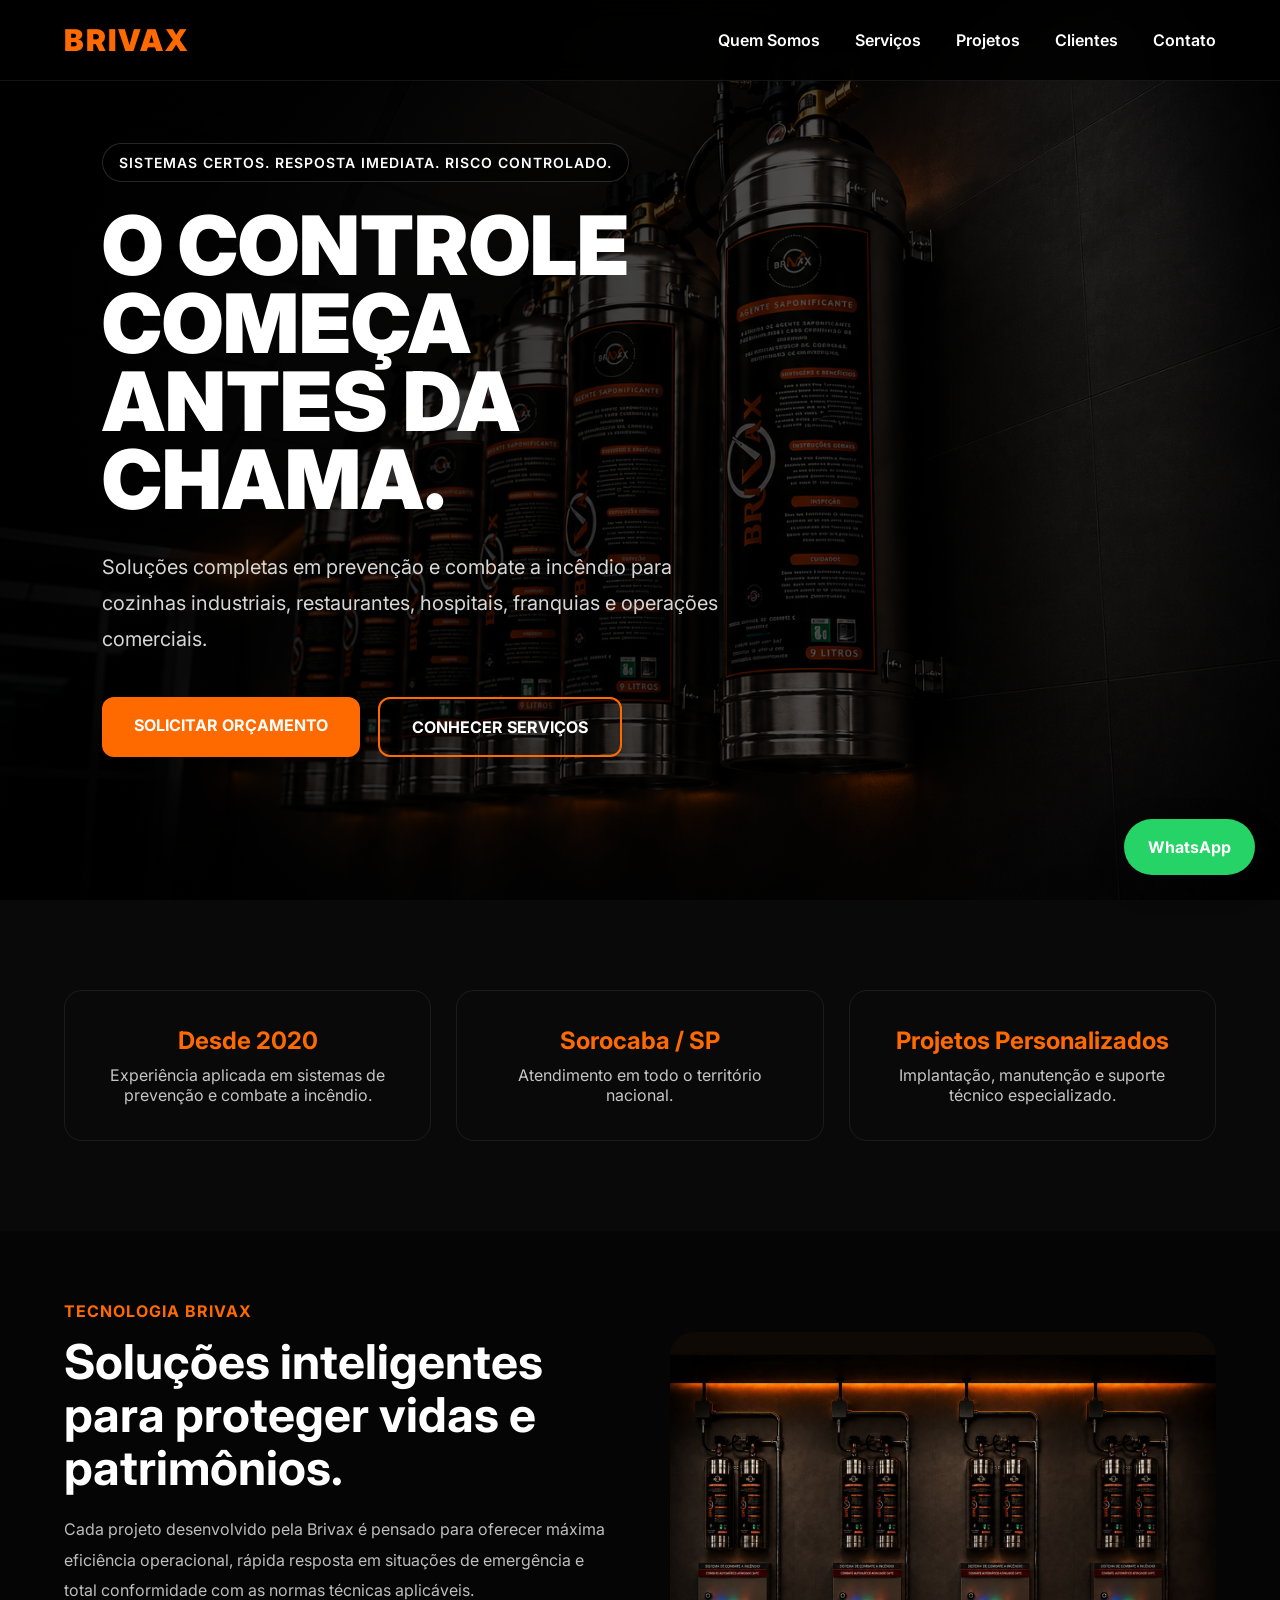
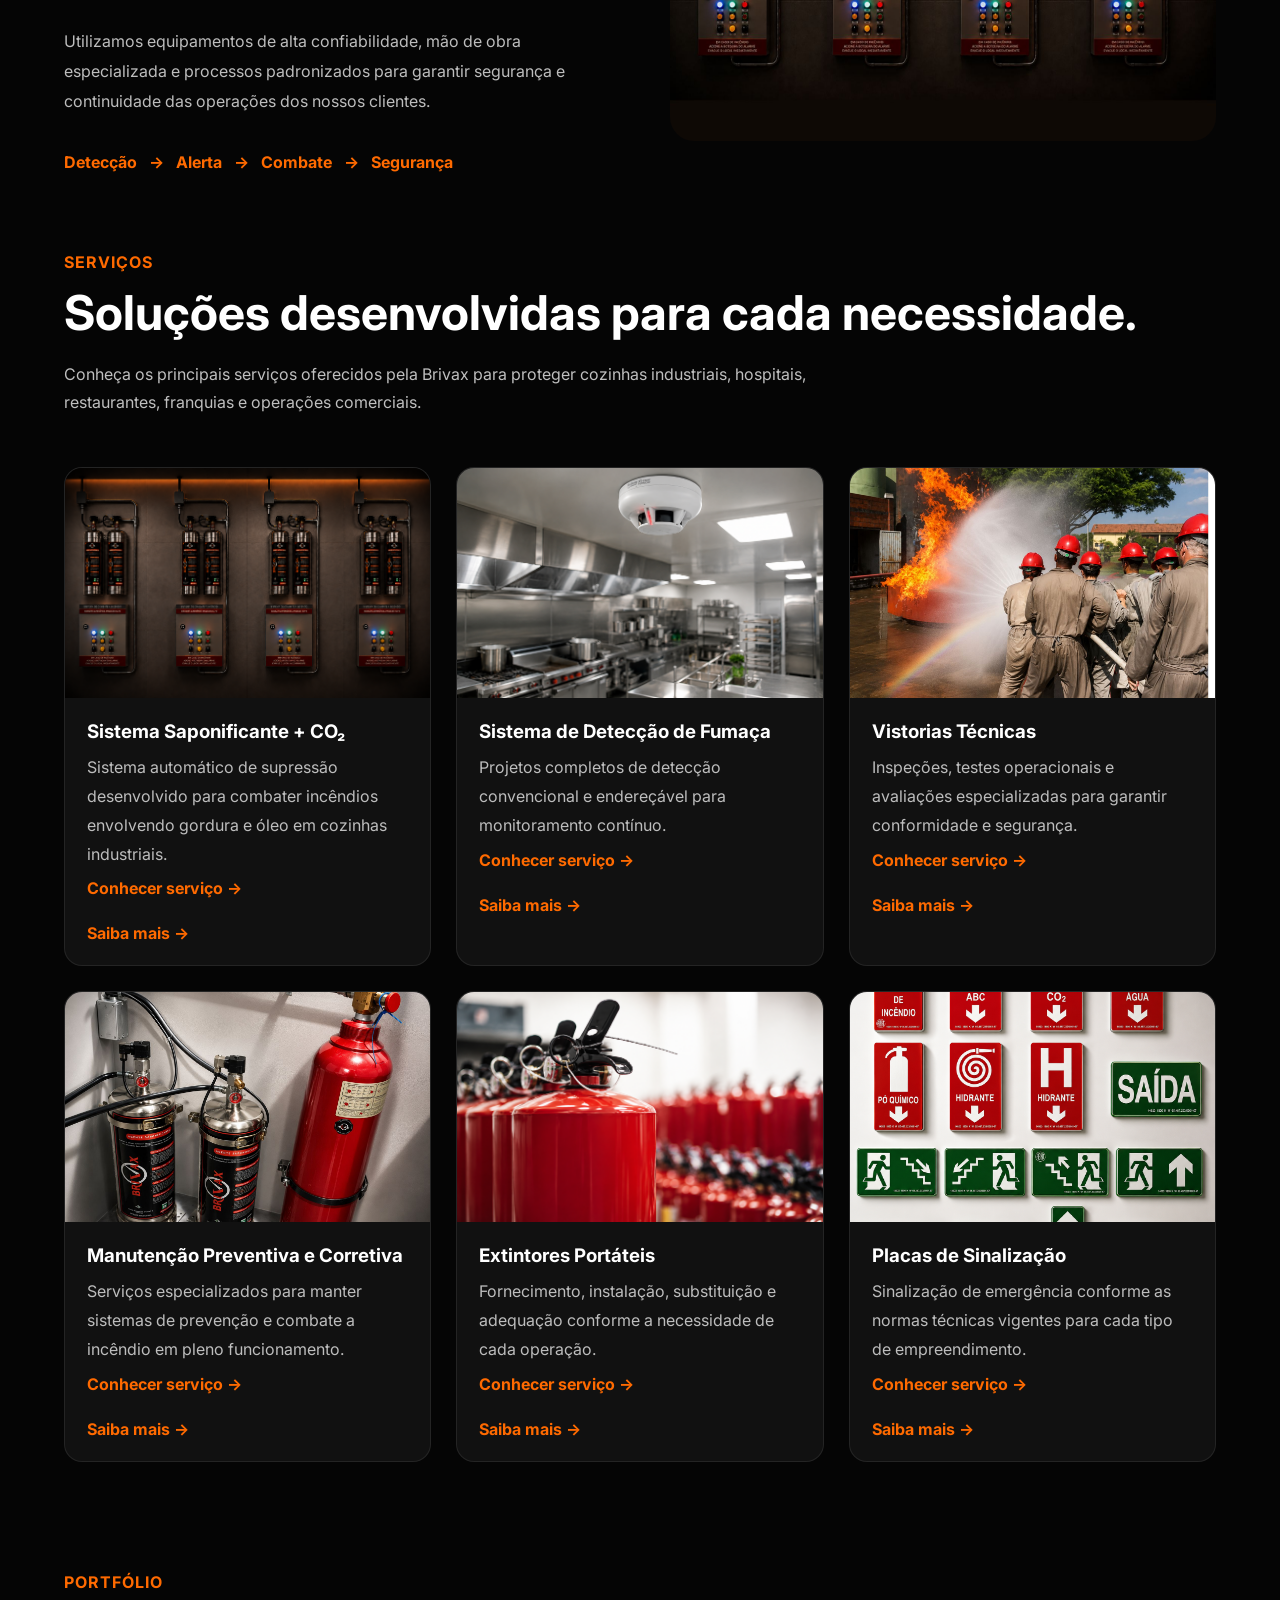
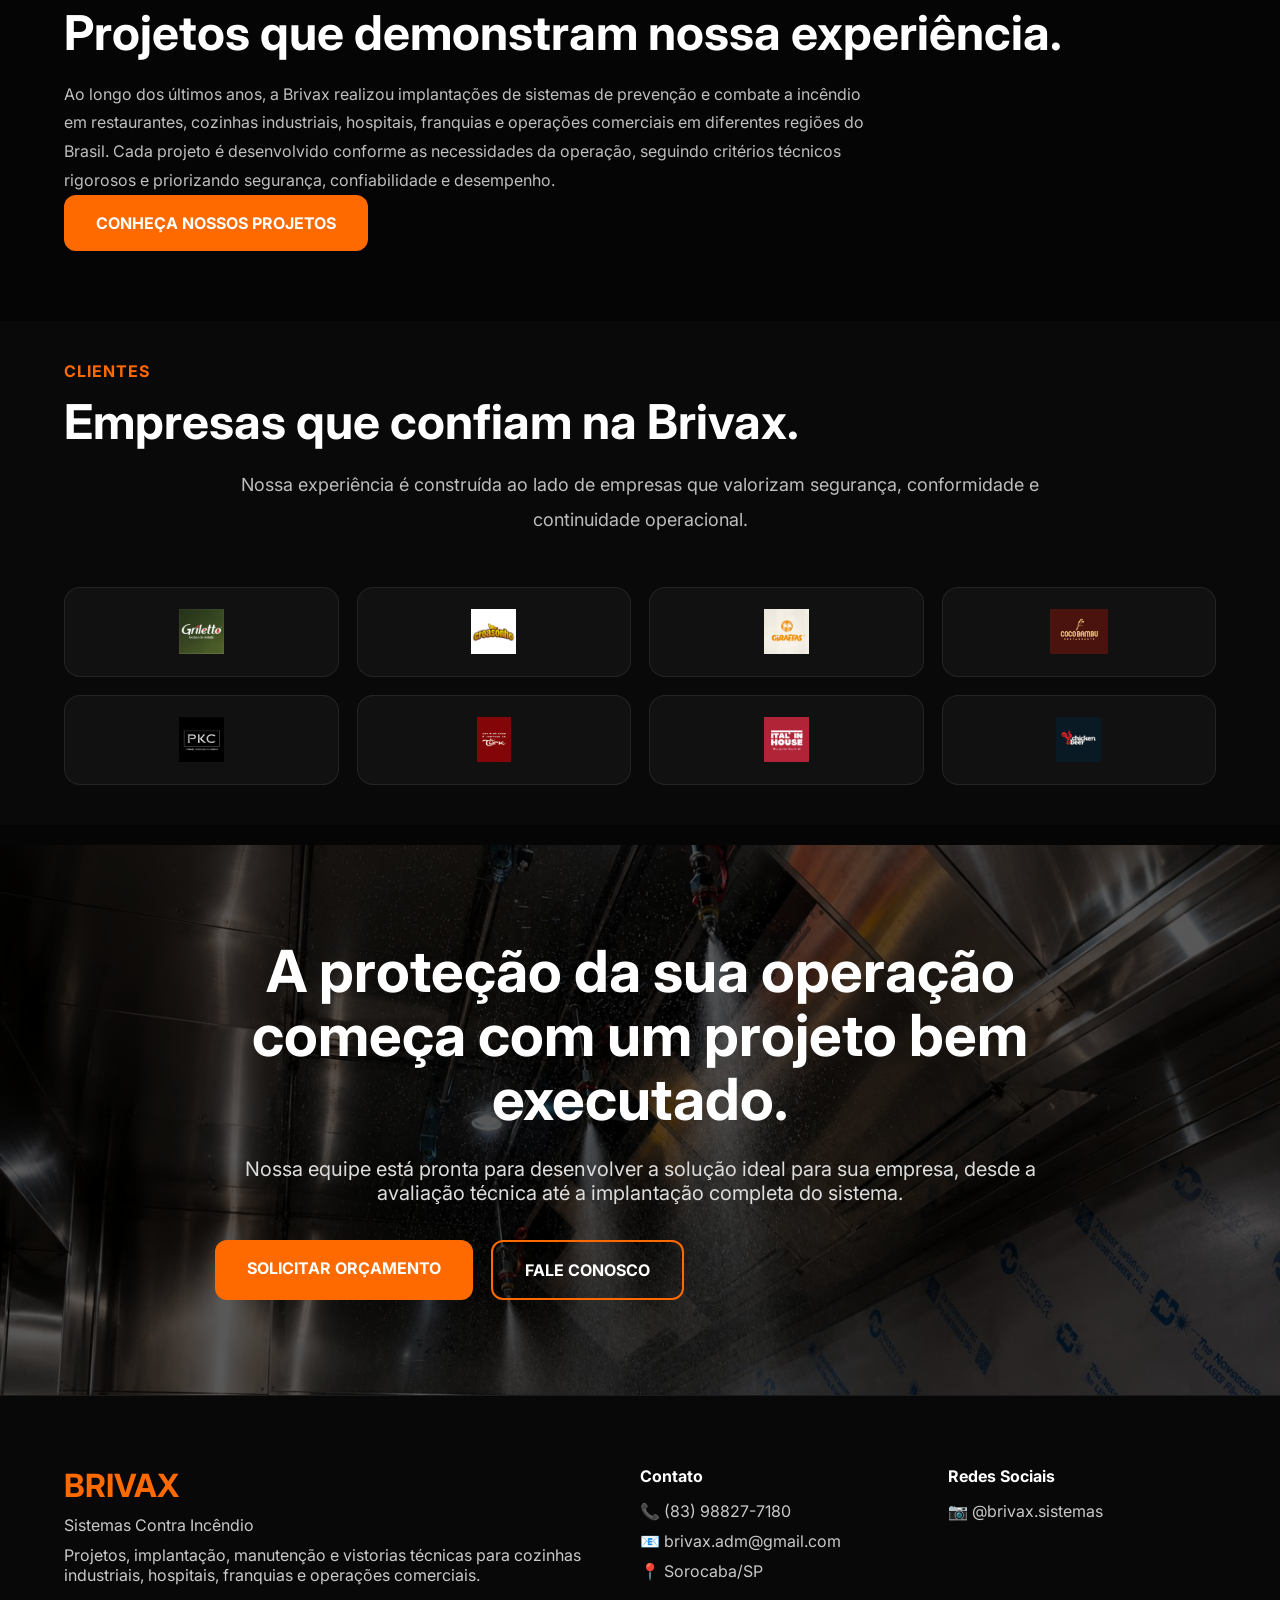
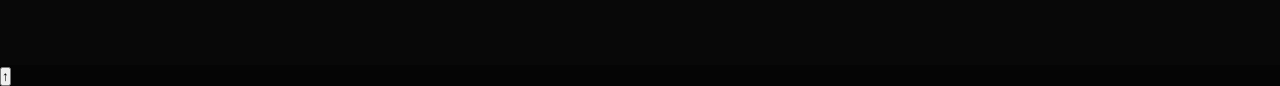
<file: index.html>
<!DOCTYPE html>
<html lang="pt-BR">

<head>

<meta charset="UTF-8">
<meta name="viewport" content="width=device-width, initial-scale=1.0">

<title>BRIVAX | Sistemas Contra Incêndio</title>

<meta name="description" content="Sistemas de prevenção e combate a incêndio para cozinhas industriais, hospitais, restaurantes, franquias e operações comerciais.">

<link rel="stylesheet" href="style.css">

<link rel="preconnect" href="https://fonts.googleapis.com">
<link rel="preconnect" href="https://fonts.gstatic.com" crossorigin>

<link href="https://fonts.googleapis.com/css2?family=Inter:wght@300;400;500;600;700;800;900&display=swap" rel="stylesheet">

</head>

<body>

<header class="navbar">

<div class="container nav-content">

<a href="index.html" class="logo">
BRIVAX
</a>

<div class="menu-toggle">
☰
</div>

<nav>

<a href="quem-somos.html">Quem Somos</a>
<a href="servicos.html">Serviços</a>
<a href="projetos.html">Projetos</a>
<a href="clientes.html">Clientes</a>
<a href="contato.html">Contato</a>

</nav>

</div>

</header>

<section class="hero">

<img
src="images/1-banner-principal.jpg"
alt="Sistema de combate a incêndio"
class="hero-image">

<div class="hero-overlay"></div>

<div class="hero-content">

<span class="hero-tag">

SISTEMAS CERTOS. RESPOSTA IMEDIATA. RISCO CONTROLADO.

</span>

<h1>

O CONTROLE
COMEÇA
ANTES DA CHAMA.

</h1>

<p>

Soluções completas em prevenção e combate a incêndio para cozinhas industriais, restaurantes, hospitais, franquias e operações comerciais.

</p>

<div class="hero-buttons">

<a
href="https://wa.me/5583988277180?text=Olá!%20Gostaria%20de%20solicitar%20um%20orçamento."
target="_blank"
class="btn-primary">

SOLICITAR ORÇAMENTO

</a>

<a
href="servicos.html"
class="btn-secondary">

CONHECER SERVIÇOS

</a>

</div>

</div>

</section>

<section class="stats">

<div class="container stats-grid">

  <div class="stat-card">

<h3>Desde 2020</h3>

<p>
Experiência aplicada em sistemas de prevenção e combate a incêndio.
</p>

</div>

<div class="stat-card">

<h3>Sorocaba / SP</h3>

<p>
Atendimento em todo o território nacional.
</p>

</div>

<div class="stat-card">

<h3>Projetos Personalizados</h3>

<p>
Implantação, manutenção e suporte técnico especializado.
</p>

</div>

</div>

</section>

<section class="technology">

<div class="container technology-grid">

<div>

<span class="section-label">
TECNOLOGIA BRIVAX
</span>

<h2>

Soluções inteligentes para proteger vidas e patrimônios.

</h2>

<p>

Cada projeto desenvolvido pela Brivax é pensado para oferecer máxima eficiência operacional, rápida resposta em situações de emergência e total conformidade com as normas técnicas aplicáveis.

</p>

<p>

Utilizamos equipamentos de alta confiabilidade, mão de obra especializada e processos padronizados para garantir segurança e continuidade das operações dos nossos clientes.

</p>

<div class="flow">

<span>Detecção</span>

<span>→</span>

<span>Alerta</span>

<span>→</span>

<span>Combate</span>

<span>→</span>

<span>Segurança</span>

</div>

</div>

<div>

<img
src="images/2-tecnologia.jpg"
alt="Tecnologia Brivax">

</div>

</div>

</section>

<section class="services">

<div class="container">

<span class="section-label">
SERVIÇOS
</span>

<h2>

Soluções desenvolvidas para cada necessidade.

</h2>

<p class="section-text">

Conheça os principais serviços oferecidos pela Brivax para proteger cozinhas industriais, hospitais, restaurantes, franquias e operações comerciais.

</p>

<div class="services-grid">

<a href="servico-saponificante.html" class="service-card">

<img
src="images/10-saponificante-co2.jpg"
alt="Sistema Saponificante">

<h3>

Sistema Saponificante + CO₂

</h3>

<p>

Sistema automático de supressão desenvolvido para combater incêndios envolvendo gordura e óleo em cozinhas industriais.

</p>

<span class="service-link">

Conhecer serviço →

</span>

</a>

<a href="servico-deteccao.html" class="service-card">

<img
src="images/11-deteccao-fumaca.jpg"
alt="Detecção de Fumaça">

<h3>

Sistema de Detecção de Fumaça

</h3>

<p>

Projetos completos de detecção convencional e endereçável para monitoramento contínuo.

</p>

<span class="service-link">

Conhecer serviço →

</span>

</a>

<!-- CONTINUA NO BLOCO 3 -->
  <a href="servico-vistorias.html" class="service-card">

<img
src="images/12-vistorias.jpg"
alt="Vistorias Técnicas">

<h3>

Vistorias Técnicas

</h3>

<p>

Inspeções, testes operacionais e avaliações especializadas para garantir conformidade e segurança.

</p>

<span class="service-link">

Conhecer serviço →

</span>

</a>

<a href="servico-manutencao.html" class="service-card">

<img
src="images/13-manutencao.jpg"
alt="Manutenção">

<h3>

Manutenção Preventiva e Corretiva

</h3>

<p>

Serviços especializados para manter sistemas de prevenção e combate a incêndio em pleno funcionamento.

</p>

<span class="service-link">

Conhecer serviço →

</span>

</a>

<a href="servico-extintores.html" class="service-card">

<img
src="images/14-extintores.jpg"
alt="Extintores">

<h3>

Extintores Portáteis

</h3>

<p>

Fornecimento, instalação, substituição e adequação conforme a necessidade de cada operação.

</p>

<span class="service-link">

Conhecer serviço →

</span>

</a>

<a href="servico-sinalizacao.html" class="service-card">

<img
src="images/15-placas.jpg"
alt="Sinalização">

<h3>

Placas de Sinalização

</h3>

<p>

Sinalização de emergência conforme as normas técnicas vigentes para cada tipo de empreendimento.

</p>

<span class="service-link">

Conhecer serviço →

</span>

</a>

</div>

</div>

</section>

  <section class="portfolio-preview">

<div class="container">

<span class="section-label">
PORTFÓLIO
</span>

<h2>

Projetos que demonstram nossa experiência.

</h2>

<p class="section-text">

Ao longo dos últimos anos, a Brivax realizou implantações de sistemas de prevenção e combate a incêndio em restaurantes, cozinhas industriais, hospitais, franquias e operações comerciais em diferentes regiões do Brasil.

Cada projeto é desenvolvido conforme as necessidades da operação, seguindo critérios técnicos rigorosos e priorizando segurança, confiabilidade e desempenho.

</p>

<div class="hero-buttons">

<a
href="projetos.html"
class="btn-primary">

CONHEÇA NOSSOS PROJETOS

</a>

</div>

</div>

</section>

<section class="clients">

<div class="container">

<span class="section-label">
CLIENTES
</span>

<h2>

Empresas que confiam na Brivax.

</h2>

<p class="clients-text">

Nossa experiência é construída ao lado de empresas que valorizam segurança, conformidade e continuidade operacional.

</p>

<div class="clients-grid">

<div class="client-logo">
<img src="logos/griletto.png" alt="Griletto">
</div>

<div class="client-logo">
<img src="logos/croasonho.png" alt="Croasonho">
</div>

<div class="client-logo">
<img src="logos/giraffas.png" alt="Giraffas">
</div>

<div class="client-logo">
<img src="logos/cocobambu.png" alt="Coco Bambu">
</div>

<div class="client-logo">
<img src="logos/pkc.png" alt="PKC">
</div>

<div class="client-logo">
<img src="logos/turk.png" alt="Turk">
</div>

<div class="client-logo">
<img src="logos/italinhouse.png" alt="Ital In House">
</div>

<div class="client-logo">
<img src="logos/chickenbeer.png" alt="Chicken Beer">
</div>

</div>

</div>

</section>

<!-- CONTINUA NO BLOCO 5 -->
  <section class="cta">

<img
src="images/16-cta-final.jpg"
alt="Sistema em operação"
class="cta-image">

<div class="cta-overlay"></div>

<div class="cta-content">

<h2>

A proteção da sua operação começa com um projeto bem executado.

</h2>

<p>

Nossa equipe está pronta para desenvolver a solução ideal para sua empresa, desde a avaliação técnica até a implantação completa do sistema.

</p>

<div class="hero-buttons">

<a
href="https://wa.me/5583988277180?text=Olá!%20Gostaria%20de%20solicitar%20um%20orçamento."
target="_blank"
class="btn-primary">

SOLICITAR ORÇAMENTO

</a>

<a
href="contato.html"
class="btn-secondary">

FALE CONOSCO

</a>

</div>

</div>

</section>

<footer>

<div class="container footer-grid">

<div>

<h3>BRIVAX</h3>

<p>

Sistemas Contra Incêndio

</p>

<p>

Projetos, implantação, manutenção e vistorias técnicas para cozinhas industriais, hospitais, franquias e operações comerciais.

</p>

</div>

<div>

<h4>Contato</h4>

<p class="footer-item">

📞 (83) 98827-7180

</p>

<p class="footer-item">

📧 brivax.adm@gmail.com

</p>

<p class="footer-item">

📍 Sorocaba/SP

</p>

</div>

<div>

<h4>Redes Sociais</h4>

<a
href="https://instagram.com/brivax.sistemas"
target="_blank"
class="footer-item">

📷 @brivax.sistemas

</a>

</div>

</div>

</footer>

<a
href="https://wa.me/5583988277180"
target="_blank"
class="whatsapp-float">

WhatsApp

</a>

<script src="script.js"></script>

</body>

</html>
</file>
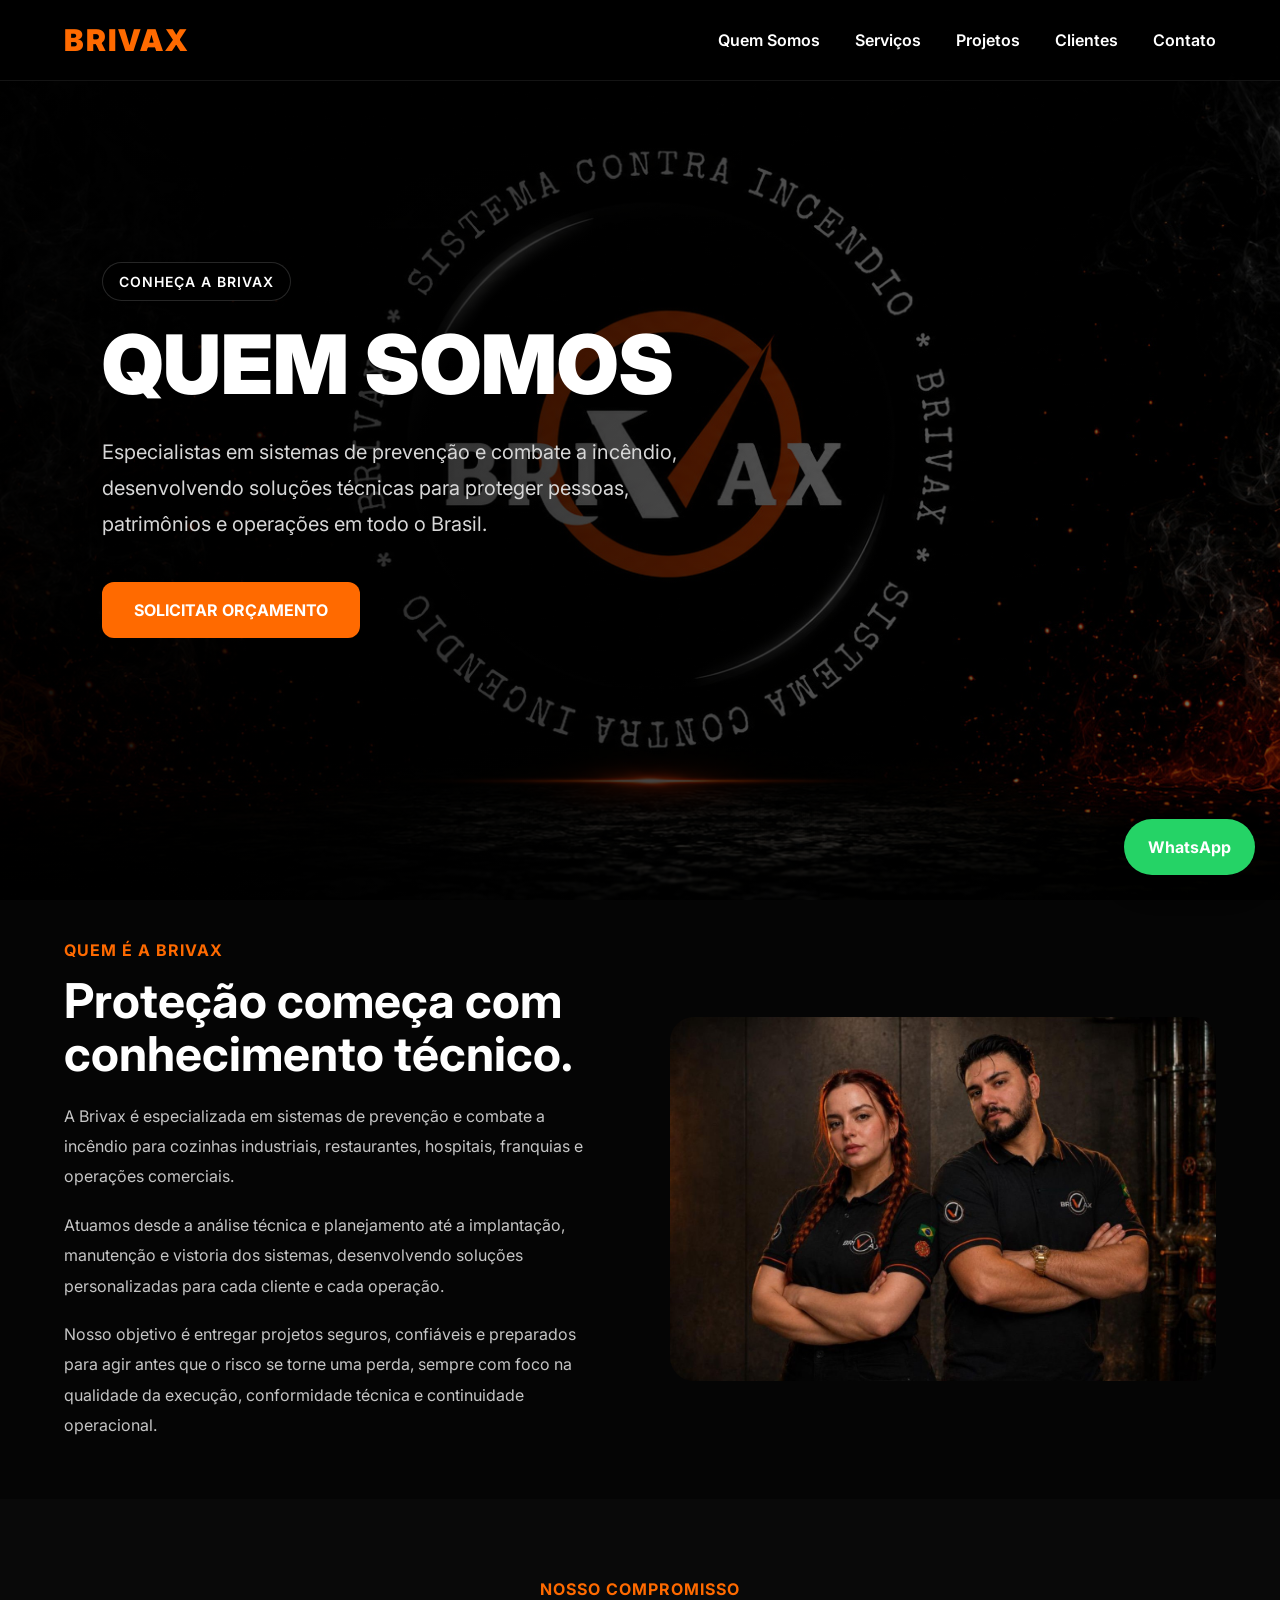
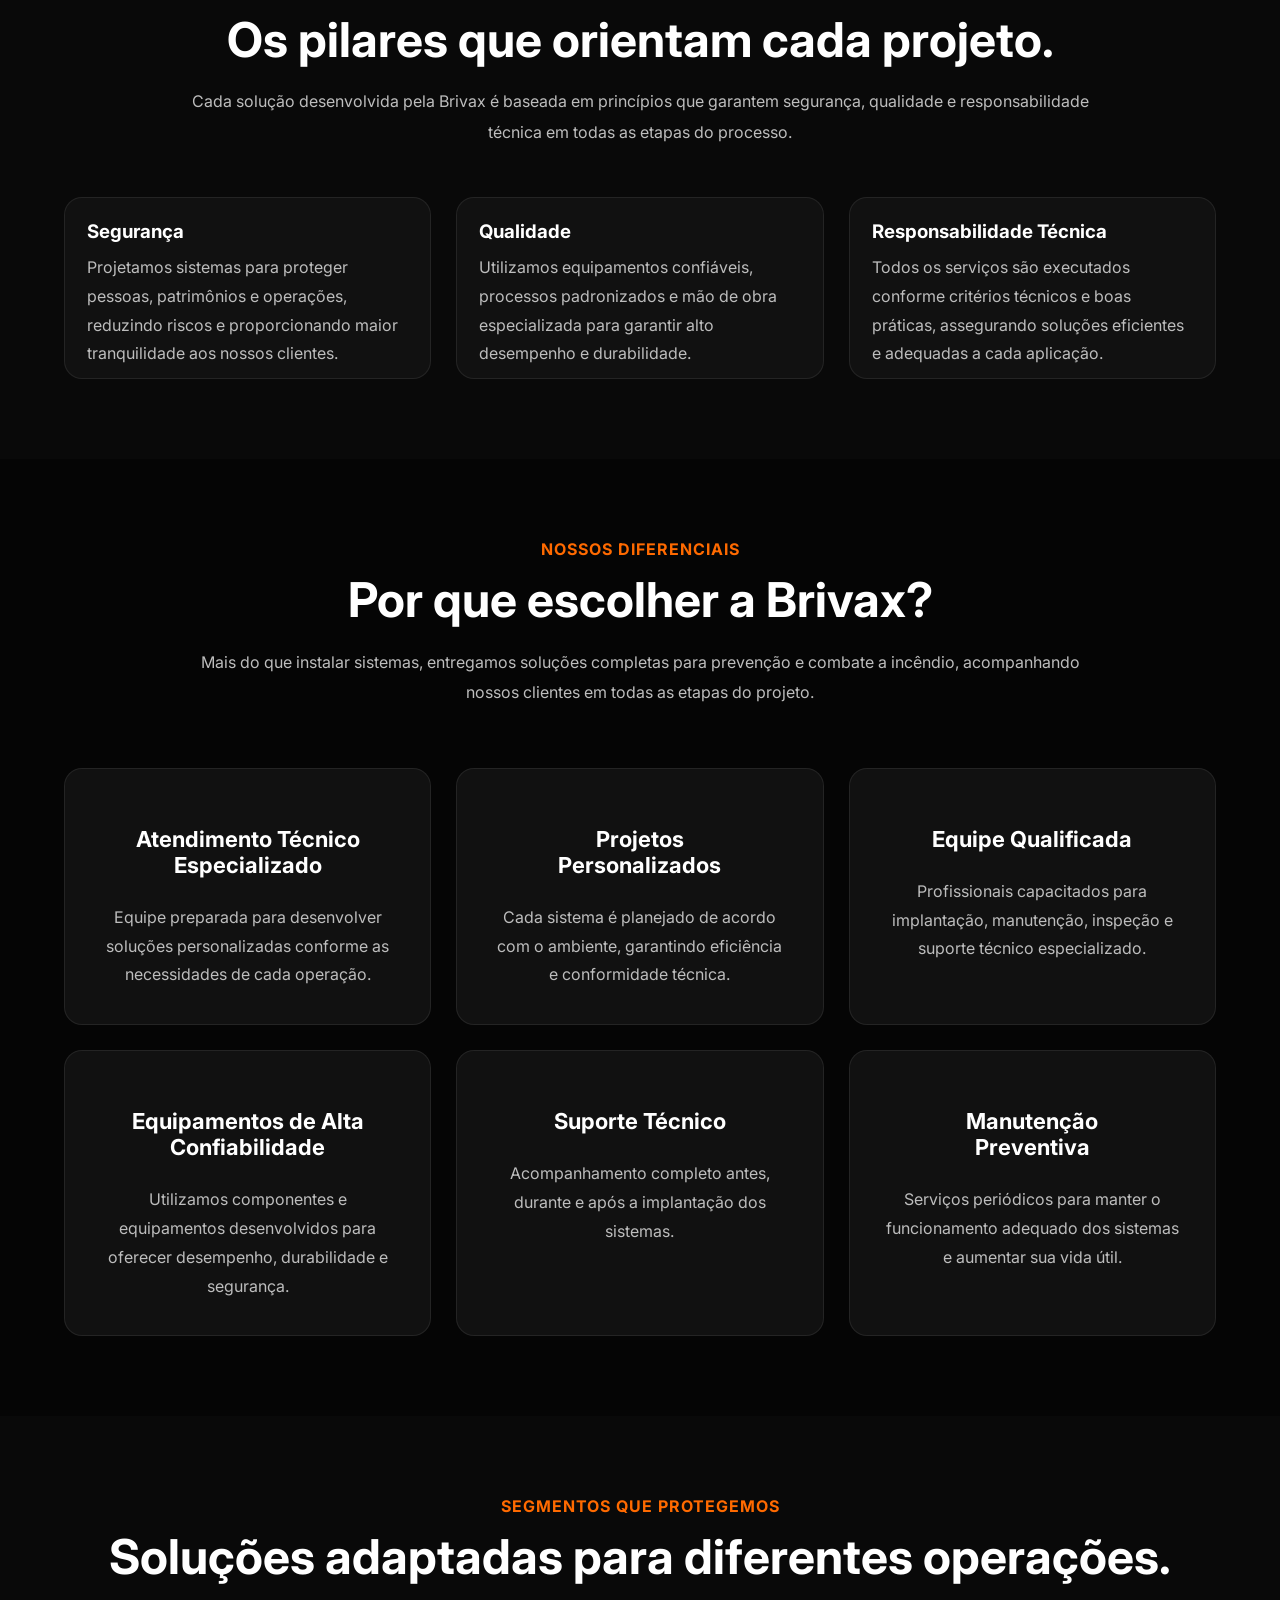
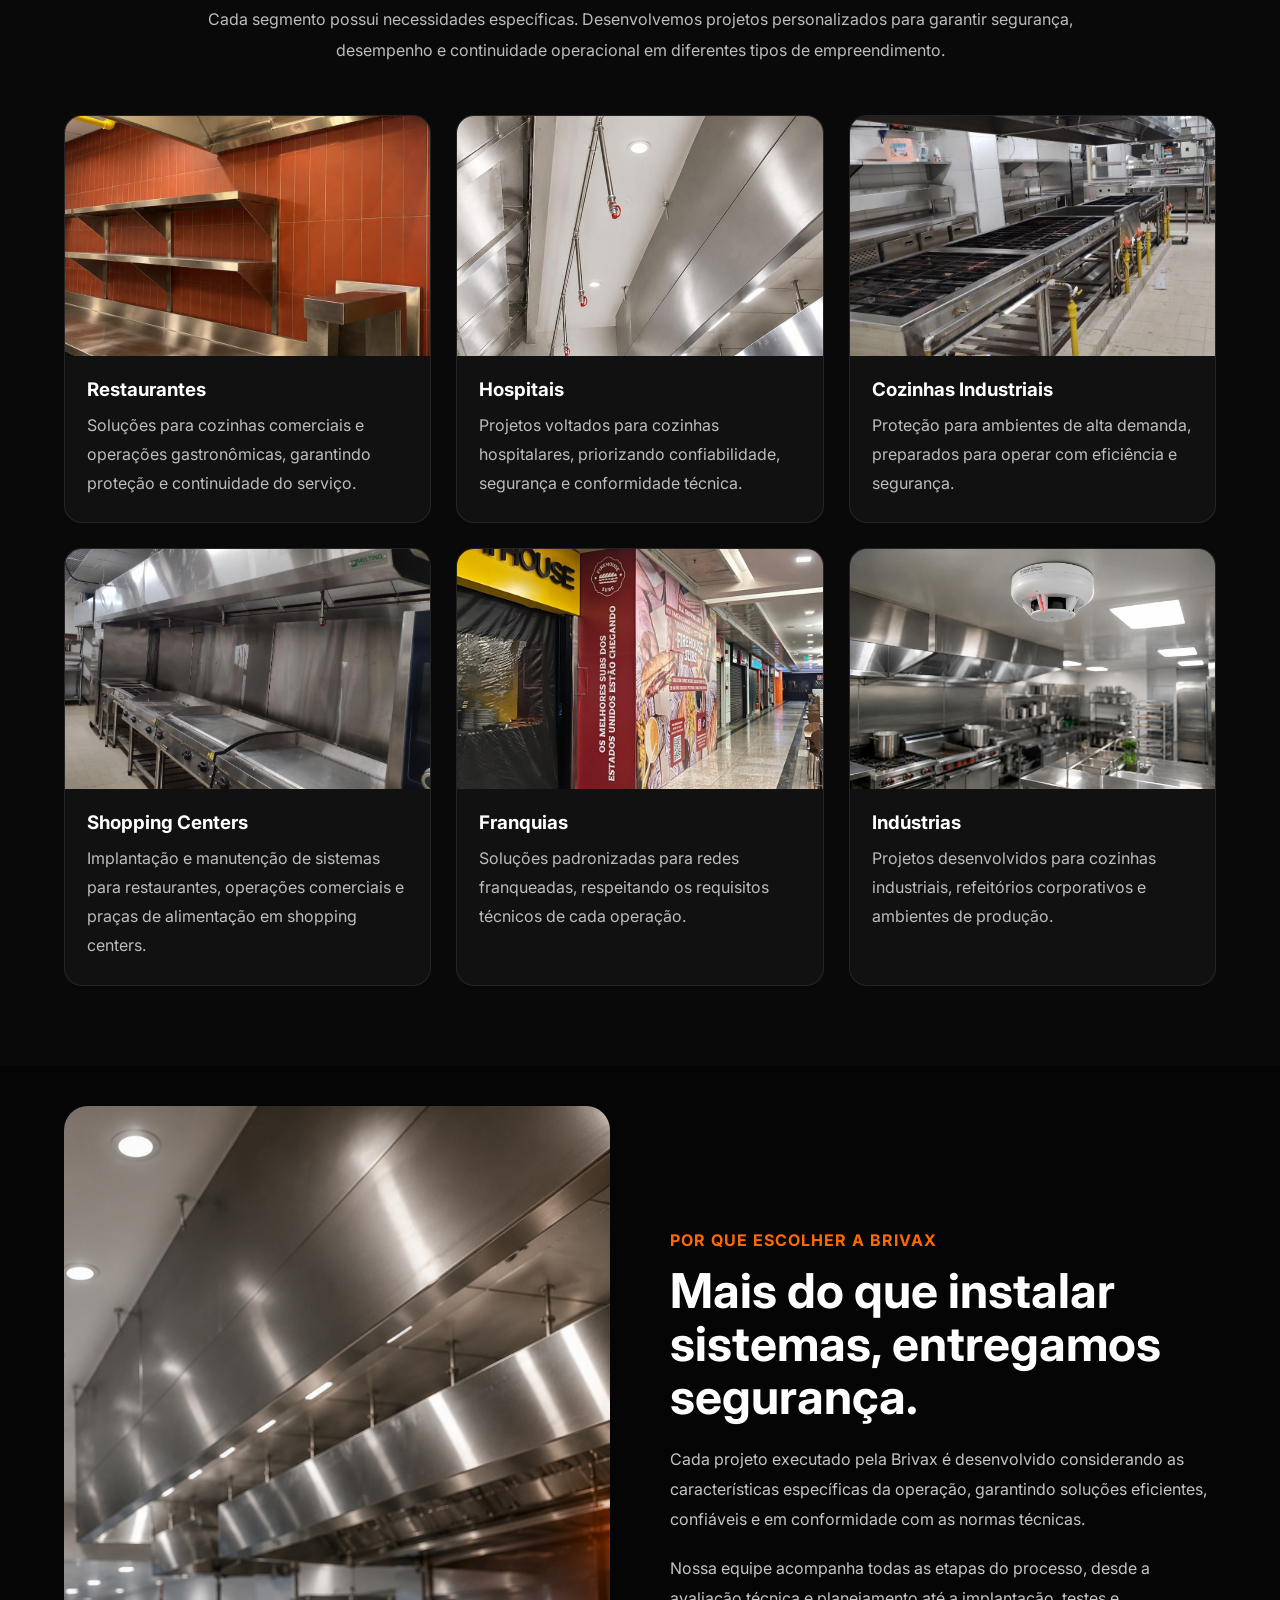
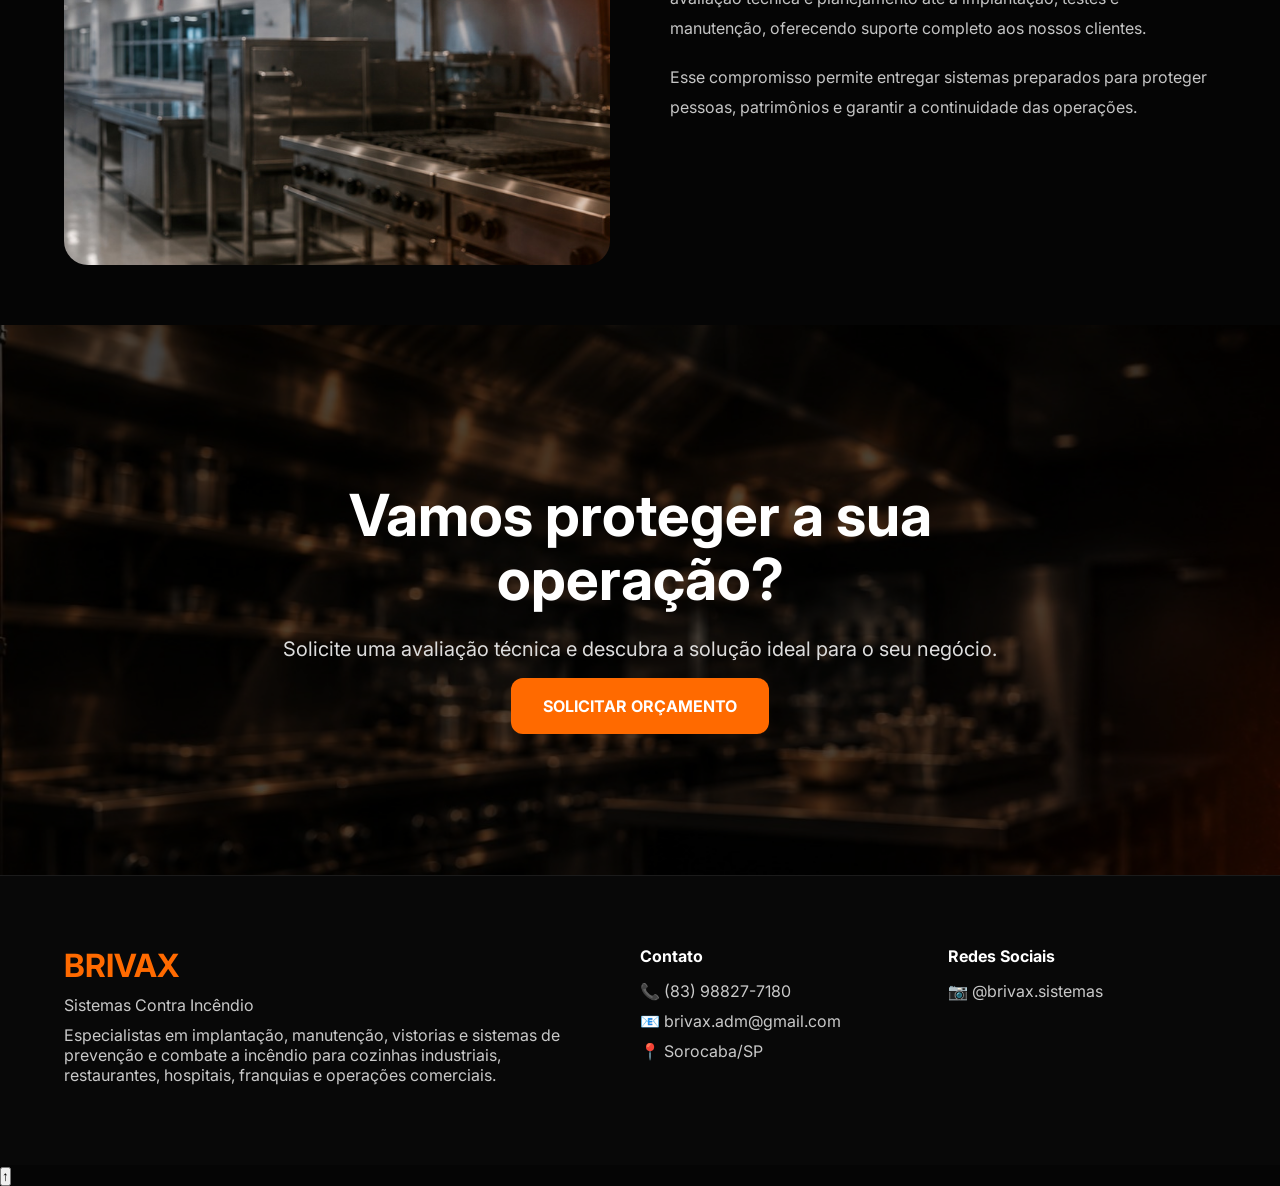
<file: quem-somos.html>
<!DOCTYPE html>
<html lang="pt-BR">

<head>

<meta charset="UTF-8">
<meta name="viewport" content="width=device-width, initial-scale=1.0">

<title>Quem Somos | BRIVAX</title>

<meta name="description" content="Conheça a Brivax, especialista em sistemas de prevenção e combate a incêndio para cozinhas industriais, hospitais, restaurantes, franquias e operações comerciais.">

<link rel="stylesheet" href="style.css">

<link rel="preconnect" href="https://fonts.googleapis.com">
<link rel="preconnect" href="https://fonts.gstatic.com" crossorigin>

<link href="https://fonts.googleapis.com/css2?family=Inter:wght@300;400;500;600;700;800;900&display=swap" rel="stylesheet">

</head>

<body>

<header class="navbar">

<div class="container nav-content">

<a href="index.html" class="logo">

BRIVAX

</a>

<div class="menu-toggle">

☰

</div>

<nav>

<a href="quem-somos.html">Quem Somos</a>
<a href="servicos.html">Serviços</a>
<a href="projetos.html">Projetos</a>
<a href="clientes.html">Clientes</a>
<a href="contato.html">Contato</a>

</nav>

</div>

</header>

<section class="hero">

<img
src="images/quem-somos/banner-quem-somos.jpg"
alt="Quem Somos"
class="hero-image">

<div class="hero-overlay"></div>

<div class="hero-content">

<span class="hero-tag">

CONHEÇA A BRIVAX

</span>

<h1>

QUEM
SOMOS

</h1>

<p>

Especialistas em sistemas de prevenção e combate a incêndio, desenvolvendo soluções técnicas para proteger pessoas, patrimônios e operações em todo o Brasil.

</p>

<div class="hero-buttons">

<a
href="https://wa.me/5583988277180"
target="_blank"
class="btn-primary">

SOLICITAR ORÇAMENTO

</a>

</div>

</div>

</section>

<section class="about">

<div class="container about-grid">

<div>

<span class="section-label">

QUEM É A BRIVAX

</span>

<h2>

Proteção começa com conhecimento técnico.

</h2>

<p>

A Brivax é especializada em sistemas de prevenção e combate a incêndio para cozinhas industriais, restaurantes, hospitais, franquias e operações comerciais.

</p>

<!-- CONTINUA NO BLOCO 2 -->
  <p>

Atuamos desde a análise técnica e planejamento até a implantação, manutenção e vistoria dos sistemas, desenvolvendo soluções personalizadas para cada cliente e cada operação.

</p>

<p>

Nosso objetivo é entregar projetos seguros, confiáveis e preparados para agir antes que o risco se torne uma perda, sempre com foco na qualidade da execução, conformidade técnica e continuidade operacional.

</p>

</div>

<div>

<img
src="images/quem-somos/equipe-quem-somos.jpg"
alt="Equipe Brivax">

</div>

</div>

</section>

<section class="commitment">

<div class="container">

<span class="section-label">

NOSSO COMPROMISSO

</span>

<h2>

Os pilares que orientam cada projeto.

</h2>

<p class="section-text">

Cada solução desenvolvida pela Brivax é baseada em princípios que garantem segurança, qualidade e responsabilidade técnica em todas as etapas do processo.

</p>

<div class="services-grid">

<div class="service-card">

<h3>

Segurança

</h3>

<p>

Projetamos sistemas para proteger pessoas, patrimônios e operações, reduzindo riscos e proporcionando maior tranquilidade aos nossos clientes.

</p>

</div>

<div class="service-card">

<h3>

Qualidade

</h3>

<p>

Utilizamos equipamentos confiáveis, processos padronizados e mão de obra especializada para garantir alto desempenho e durabilidade.

</p>

</div>

<div class="service-card">

<h3>

Responsabilidade Técnica

</h3>

<p>

Todos os serviços são executados conforme critérios técnicos e boas práticas, assegurando soluções eficientes e adequadas a cada aplicação.

</p>

</div>

</div>

</div>

</section>

<section class="differentials">

<div class="container">

<span class="section-label">

NOSSOS DIFERENCIAIS

</span>

<h2>

Por que escolher a Brivax?

</h2>

<p class="section-text">

Mais do que instalar sistemas, entregamos soluções completas para prevenção e combate a incêndio, acompanhando nossos clientes em todas as etapas do projeto.

</p>

<div class="services-grid">

<!-- CONTINUA NO BLOCO 3 -->
  <div class="service-card">

<h3>

Atendimento Técnico Especializado

</h3>

<p>

Equipe preparada para desenvolver soluções personalizadas conforme as necessidades de cada operação.

</p>

</div>

<div class="service-card">

<h3>

Projetos Personalizados

</h3>

<p>

Cada sistema é planejado de acordo com o ambiente, garantindo eficiência e conformidade técnica.

</p>

</div>

<div class="service-card">

<h3>

Equipe Qualificada

</h3>

<p>

Profissionais capacitados para implantação, manutenção, inspeção e suporte técnico especializado.

</p>

</div>

<div class="service-card">

<h3>

Equipamentos de Alta Confiabilidade

</h3>

<p>

Utilizamos componentes e equipamentos desenvolvidos para oferecer desempenho, durabilidade e segurança.

</p>

</div>

<div class="service-card">

<h3>

Suporte Técnico

</h3>

<p>

Acompanhamento completo antes, durante e após a implantação dos sistemas.

</p>

</div>

<div class="service-card">

<h3>

Manutenção Preventiva

</h3>

<p>

Serviços periódicos para manter o funcionamento adequado dos sistemas e aumentar sua vida útil.

</p>

</div>

</div>

</div>

</section>

<section class="segments">

<div class="container">

<span class="section-label">

SEGMENTOS QUE PROTEGEMOS

</span>

<h2>

Soluções adaptadas para diferentes operações.

</h2>

<p class="section-text">

Cada segmento possui necessidades específicas. Desenvolvemos projetos personalizados para garantir segurança, desempenho e continuidade operacional em diferentes tipos de empreendimento.

</p>

<div class="services-grid">

<div class="service-card">

<img src="images/quem-somos/restaurantes.jpg" alt="Restaurantes">

<h3>

Restaurantes

</h3>

<p>

Soluções para cozinhas comerciais e operações gastronômicas, garantindo proteção e continuidade do serviço.

</p>

</div>

<div class="service-card">

<img src="images/quem-somos/hospitais.jpg" alt="Hospitais">

<h3>

Hospitais

</h3>

<p>

Projetos voltados para cozinhas hospitalares, priorizando confiabilidade, segurança e conformidade técnica.

</p>

</div>

<div class="service-card">

<img src="images/quem-somos/cozinhas.jpg" alt="Cozinhas Industriais">

<h3>

Cozinhas Industriais

</h3>

<p>

Proteção para ambientes de alta demanda, preparados para operar com eficiência e segurança.

</p>

</div>

<!-- CONTINUA NO BLOCO 4 -->
  <div class="service-card">

<img
src="images/quem-somos/shopping.jpg"
alt="Shopping Centers">

<h3>

Shopping Centers

</h3>

<p>

Implantação e manutenção de sistemas para restaurantes, operações comerciais e praças de alimentação em shopping centers.

</p>

</div>

<div class="service-card">

<img
src="images/quem-somos/franquias.jpg"
alt="Franquias">

<h3>

Franquias

</h3>

<p>

Soluções padronizadas para redes franqueadas, respeitando os requisitos técnicos de cada operação.

</p>

</div>

<div class="service-card">

<img
src="images/quem-somos/industrias.jpg"
alt="Indústrias">

<h3>

Indústrias

</h3>

<p>

Projetos desenvolvidos para cozinhas industriais, refeitórios corporativos e ambientes de produção.

</p>

</div>

</div>

</div>

</section>

<section class="about">

<div class="container about-grid">

<div>

<img
src="images/quem-somos/atuacao-quem-somos.jpg"
alt="Atuação Brivax">

</div>

<div>

<span class="section-label">

POR QUE ESCOLHER A BRIVAX

</span>

<h2>

Mais do que instalar sistemas, entregamos segurança.

</h2>

<p>

Cada projeto executado pela Brivax é desenvolvido considerando as características específicas da operação, garantindo soluções eficientes, confiáveis e em conformidade com as normas técnicas.

</p>

<p>

Nossa equipe acompanha todas as etapas do processo, desde a avaliação técnica e planejamento até a implantação, testes e manutenção, oferecendo suporte completo aos nossos clientes.

</p>

<p>

Esse compromisso permite entregar sistemas preparados para proteger pessoas, patrimônios e garantir a continuidade das operações.

</p>

</div>

</div>

</section>

<section class="cta">

<img
src="images/home/cta-home.jpg"
alt="Brivax"
class="cta-image">

<div class="cta-overlay"></div>

<div class="cta-content">

<h2>

Vamos proteger a sua operação?

</h2>

<p>

Solicite uma avaliação técnica e descubra a solução ideal para o seu negócio.

</p>

<a
href="https://wa.me/5583988277180?text=Olá!%20Gostaria%20de%20solicitar%20um%20orçamento."
target="_blank"
class="btn-primary">

SOLICITAR ORÇAMENTO

</a>

</div>

</section>

<!-- CONTINUA NO BLOCO 5 -->
  <footer>

<div class="container footer-grid">

<div>

<h3>BRIVAX</h3>

<p>

Sistemas Contra Incêndio

</p>

<p>

Especialistas em implantação, manutenção, vistorias e sistemas de prevenção e combate a incêndio para cozinhas industriais, restaurantes, hospitais, franquias e operações comerciais.

</p>

</div>

<div>

<h4>Contato</h4>

<p class="footer-item">

📞 (83) 98827-7180

</p>

<p class="footer-item">

📧 brivax.adm@gmail.com

</p>

<p class="footer-item">

📍 Sorocaba/SP

</p>

</div>

<div>

<h4>Redes Sociais</h4>

<a
href="https://instagram.com/brivax.sistemas"
target="_blank"
class="footer-item">

📷 @brivax.sistemas

</a>

</div>

</div>

</footer>

<a
href="https://wa.me/5583988277180"
target="_blank"
class="whatsapp-float">

WhatsApp

</a>

<script src="script.js"></script>

</body>

</html>
</file>
<file: style.css>
*{
margin:0;
padding:0;
box-sizing:border-box;
}

html{
scroll-behavior:smooth;
}

:root{
--primary:#ff6a00;
--black:#050505;
--black-light:#0d0d0d;
--black-card:#111111;
--white:#ffffff;
--gray:#b8b8b8;
--border:rgba(255,255,255,.08);
}

body{
font-family:'Inter',sans-serif;
background:var(--black);
color:var(--white);
overflow-x:hidden;
}

img{
width:100%;
display:block;
}

a{
text-decoration:none;
color:inherit;
}

.container{
width:90%;
max-width:1300px;
margin:auto;
}

/* ==========================
NAVBAR
========================== */

.navbar{
position:fixed;
top:0;
left:0;
width:100%;
z-index:999;
background:rgba(0,0,0,.85);
backdrop-filter:blur(12px);
border-bottom:1px solid var(--border);
}

.nav-content{
display:flex;
justify-content:space-between;
align-items:center;
padding:22px 0;
}

.logo{
font-size:30px;
font-weight:900;
letter-spacing:2px;
color:var(--primary);
}

nav{
display:flex;
gap:35px;
}

nav a{
font-weight:600;
transition:.3s;
}

nav a:hover{
color:var(--primary);
}

.menu-toggle{
display:none;
font-size:32px;
cursor:pointer;
color:white;
}

/* ==========================
HERO
========================== */

.hero{
height:100vh;
position:relative;
display:flex;
align-items:center;
overflow:hidden;
}

.hero-image{
position:absolute;
inset:0;
width:100%;
height:100%;
object-fit:cover;
}

.hero-overlay{
position:absolute;
inset:0;
background:linear-gradient(
90deg,
rgba(0,0,0,.92),
rgba(0,0,0,.55)
);
z-index:1;
}

.hero-content{
position:relative;
z-index:2;
max-width:720px;
padding-left:8%;
}

.hero-tag{
display:inline-block;
margin-bottom:25px;
font-size:14px;
font-weight:600;
color:#ffffff;
letter-spacing:1px;
padding:10px 16px;
background:rgba(0,0,0,.45);
border:1px solid rgba(255,255,255,.15);
border-radius:30px;
backdrop-filter:blur(8px);
}

.hero h1{
font-size:82px;
font-weight:900;
line-height:.95;
margin-bottom:30px;
max-width:700px;
}

.hero p{
font-size:20px;
line-height:1.8;
color:#d7d7d7;
margin-bottom:40px;
max-width:650px;
}

.hero-buttons{
display:flex;
gap:18px;
flex-wrap:wrap;
}

.btn-primary{
background:var(--primary);
padding:18px 32px;
border-radius:12px;
font-weight:700;
transition:.3s;
}

.btn-primary:hover{
transform:translateY(-2px);
}

.btn-secondary{
border:2px solid var(--primary);
padding:18px 32px;
border-radius:12px;
font-weight:700;
}

/* ==========================
STATS
========================== */

.stats{
padding:90px 0;
background:#090909;
}

.stats-grid{
display:grid;
grid-template-columns:repeat(3,1fr);
gap:25px;
}

.stat-card{
border:1px solid var(--border);
padding:35px;
border-radius:18px;
text-align:center;
}

.stat-card h3{
color:var(--primary);
margin-bottom:10px;
font-size:24px;
}

.stat-card p{
color:#c5c5c5;
}

/* ==========================
SECTIONS
========================== */

section{
padding:70px 0;
}

.section-label{
display:inline-block;
color:var(--primary);
font-weight:700;
margin-bottom:15px;
letter-spacing:1px;
}

section h2{
font-size:48px;
margin-bottom:20px;
line-height:1.1;
}

.section-text{
color:#bfbfbf;
line-height:1.8;
max-width:800px;
}

/* ==========================
TECNOLOGIA
========================== */

.technology-grid{
display:grid;
grid-template-columns:1fr 1fr;
gap:60px;
align-items:center;
}

.technology img{
border-radius:24px;
}

.technology p{
color:#bdbdbd;
line-height:1.9;
margin-top:20px;
}

.flow{
margin-top:35px;
display:flex;
gap:12px;
flex-wrap:wrap;
font-weight:700;
color:var(--primary);
}

/* ==========================
PROJETOS
========================== */

.projects-grid{
display:grid;
grid-template-columns:repeat(2,1fr);
gap:30px;
margin-top:50px;
}

.project-card{
display:block;
background:var(--black-card);
border:1px solid var(--border);
border-radius:20px;
overflow:hidden;
transition:.35s;
}

.project-card:hover{
transform:translateY(-6px);
border-color:rgba(255,106,0,.45);
box-shadow:0 20px 50px rgba(0,0,0,.35);
}

.project-card img{
width:100%;
height:260px;
object-fit:cover;
}

.project-info{
padding:28px;
}

.project-info h3{
font-size:26px;
margin-bottom:15px;
color:var(--white);
}

.project-info p{
color:#bdbdbd;
line-height:1.8;
margin-bottom:22px;
}

.project-info span{
color:var(--primary);
font-weight:700;
transition:.3s;
display:inline-block;
}

.project-card:hover .project-info span{
transform:translateX(8px);
}
/* ==========================
QUEM SOMOS
========================== */

.about-grid{
display:grid;
grid-template-columns:1fr 1fr;
gap:60px;
align-items:center;
}

.about img{
border-radius:24px;
}

.about p{
color:#c5c5c5;
line-height:1.9;
margin-bottom:18px;
}

/* ==========================
SERVIÇOS
========================== */

.services-grid{
display:grid;
grid-template-columns:repeat(3,1fr);
gap:25px;
margin-top:50px;
}

.service-card{
display:block;
background:var(--black-card);
border:1px solid var(--border);
border-radius:18px;
overflow:hidden;
transition:.3s;
cursor:pointer;
position:relative;
}

.service-card:hover{
transform:translateY(-4px);
}

.service-card img{
height:230px;
object-fit:cover;
}

.service-card h3{
padding:22px 22px 10px;
}

.service-card p{
padding:0 22px 10px;
line-height:1.8;
color:#bdbdbd;
}

.service-link{
display:block;
padding:0 22px 25px;
font-weight:700;
color:var(--primary);
transition:.3s;
}

.service-card:hover .service-link{
transform:translateX(8px);
}

.service-card::after{
content:"Saiba mais →";
display:block;
padding:0 22px 22px;
color:var(--primary);
font-weight:700;
transition:.3s;
}
.differentials .service-card::after,
.commitment .service-card::after,
.segments .service-card::after{
content:none;
}

.service-card:hover::after{
transform:translateX(8px);
}

/* ==========================
CLIENTES
========================== */

.clients{
background:#090909;
}

.clients-grid{
display:grid;
grid-template-columns:repeat(4,1fr);
gap:18px;
margin-top:35px;
}

.client-logo{
height:90px;
display:flex;
align-items:center;
justify-content:center;
padding:12px;
border:1px solid var(--border);
border-radius:16px;
background:#111;
transition:.3s;
}

.client-logo:hover{
border-color:rgba(255,106,0,.4);
transform:translateY(-3px);
}

.client-logo img{
max-width:120px;
max-height:45px;
width:auto;
height:auto;
object-fit:contain;
filter:grayscale(10%);
transition:.3s;
}

.client-logo:hover img{
transform:scale(1.05);
}

/* ==========================
PROCESSO
========================== */

.process-grid{
display:grid;
grid-template-columns:repeat(5,1fr);
gap:20px;
margin-top:50px;
}

.process-grid div{
padding:30px;
border:1px solid var(--border);
border-radius:18px;
text-align:center;
}

.process-grid h3{
color:var(--primary);
font-size:32px;
margin-bottom:12px;
}

/* ==========================
CTA
========================== */

.cta{
position:relative;
height:550px;
display:flex;
align-items:center;
justify-content:center;
overflow:hidden;
margin-top:20px;
}

.cta-image{
position:absolute;
inset:0;
width:100%;
height:100%;
object-fit:cover;
}

.cta-overlay{
position:absolute;
inset:0;
background:rgba(0,0,0,.65);
}

.cta-content{
position:relative;
z-index:2;
text-align:center;
max-width:900px;
padding:0 25px;
}

.cta-content h2{
font-size:58px;
margin-bottom:25px;
}

.cta-content p{
font-size:20px;
color:#ddd;
margin-bottom:35px;
}

/* ==========================
FOOTER
========================== */

footer{
background:#080808;
border-top:1px solid var(--border);
padding:70px 0;
}

.footer-grid{
display:grid;
grid-template-columns:2fr 1fr 1fr;
gap:40px;
}

.footer-grid h3{
font-size:32px;
color:var(--primary);
margin-bottom:10px;
}

.footer-grid h4{
margin-bottom:15px;
}

.footer-grid p,
.footer-grid a{
display:block;
color:#c9c9c9;
margin-bottom:10px;
}

/* ==========================
WHATSAPP
========================== */

.whatsapp-float{
position:fixed;
right:25px;
bottom:25px;
background:#25d366;
color:white;
padding:18px 24px;
border-radius:50px;
font-weight:700;
z-index:9999;
box-shadow:0 10px 30px rgba(0,0,0,.25);
}

/* ==========================
RESPONSIVO
========================== */

@media(max-width:1000px){

.hero h1{
font-size:58px;
}

.technology-grid,
.about-grid{
grid-template-columns:1fr;
}

.services-grid{
grid-template-columns:1fr 1fr;
}

.process-grid{
grid-template-columns:1fr 1fr;
}

.clients-grid{
grid-template-columns:1fr 1fr;
}

}

@media(max-width:768px){

nav{
position:fixed;
top:85px;
left:-100%;
width:100%;
background:#0b0b0b;
display:flex;
flex-direction:column;
padding:30px;
gap:25px;
transition:.35s;
border-top:1px solid var(--border);
}

nav.active{
left:0;
}

.menu-toggle{
display:block;
}

.hero{
height:auto;
min-height:100vh;
}

.hero-content{
padding:140px 25px 80px;
}

.hero h1{
font-size:42px;
}

.hero p{
font-size:18px;
}

.stats-grid,
.services-grid,
.process-grid,
.footer-grid{
grid-template-columns:1fr;
}

.projects-grid{
grid-template-columns:1fr;
}

.clients-grid{
grid-template-columns:repeat(2,1fr);
}

section h2{
font-size:34px;
}

.cta-content h2{
font-size:38px;
}

.whatsapp-float{
right:15px;
bottom:15px;
}

}
...última regra do CSS...

}

.back-to-top{
position:fixed;
left:25px;
bottom:25px;
width:50px;
height:50px;
border:none;
border-radius:50%;
background:#ff6a00;
color:white;
font-size:22px;
cursor:pointer;
opacity:0;
pointer-events:none;
transition:.3s;
z-index:999;
}

.back-to-top.active{
opacity:1;
pointer-events:auto;
}
.technology{
padding-bottom:40px;
}

.projects{
padding-top:40px;
padding-bottom:40px;
}

.about{
padding-top:40px;
padding-bottom:40px;
}

.services{
padding-top:40px;
padding-bottom:40px;
}

.clients{
padding-top:40px;
padding-bottom:40px;
}

.process{
padding-top:40px;
padding-bottom:40px;
}
.process-text{
max-width:900px;
margin:20px auto 50px;
text-align:center;
color:#bdbdbd;
line-height:1.9;
font-size:18px;
}
.clients-text{
max-width:900px;
margin:20px auto 50px;
text-align:center;
color:#bdbdbd;
line-height:1.9;
font-size:18px;
}
/* ==========================
PÁGINA QUEM SOMOS
========================== */

.page-header{
padding-top:180px;
padding-bottom:80px;
text-align:center;
}

.page-header h1{
font-size:64px;
margin-bottom:20px;
}

.page-header p{
max-width:850px;
margin:auto;
font-size:20px;
line-height:1.9;
color:#bdbdbd;
}

.specialties{
padding-top:20px;
padding-bottom:80px;
}

.specialties-grid{
display:grid;
grid-template-columns:repeat(2,1fr);
gap:25px;
margin-top:50px;
}

.specialty-card{
background:var(--black-card);
border:1px solid var(--border);
border-radius:18px;
padding:35px;
transition:.3s;
}

.specialty-card:hover{
transform:translateY(-4px);
border-color:rgba(255,106,0,.4);
}

.specialty-card h3{
color:var(--primary);
margin-bottom:15px;
font-size:24px;
}

.specialty-card p{
color:#c5c5c5;
line-height:1.9;
}

@media(max-width:768px){

.page-header{
padding-top:140px;
}

.page-header h1{
font-size:42px;
}

.specialties-grid{
grid-template-columns:1fr;
}

/* ==========================
PORTFÓLIO HOME
========================== */

.portfolio-preview{
padding:90px 0;
background:#090909;
text-align:center;
}

.portfolio-preview .section-text{
max-width:900px;
margin:25px auto 40px;
line-height:1.9;
font-size:18px;
color:#bdbdbd;
}

.portfolio-preview .hero-buttons{
justify-content:center;
}
}
/* =====================================
QUEM SOMOS
===================================== */

.commitment,
.differentials,
.segments{
padding:80px 0;
}

.commitment{
background:#090909;
}

.differentials{
background:#050505;
}

.segments{
background:#090909;
}

.commitment .section-text,
.differentials .section-text,
.segments .section-text{
max-width:900px;
margin:20px auto 50px;
text-align:center;
line-height:1.9;
color:#bdbdbd;
}

.commitment h2,
.differentials h2,
.segments h2{
text-align:center;
margin-bottom:20px;
}

.commitment .section-label,
.differentials .section-label,
.segments .section-label{
display:block;
text-align:center;
margin-bottom:15px;
}

.differentials .services-grid{
margin-top:60px;
}

.differentials .service-card{
padding:35px;
text-align:center;
}

.differentials .service-card h3{
font-size:22px;
margin-bottom:15px;
}

.differentials .service-card p{
padding:0;
}

.segments .service-card img{
height:240px;
object-fit:cover;
}

.segments .service-card h3{
padding:22px 22px 10px;
}

.segments .service-card p{
padding:0 22px 25px;
}

/*==================================================
PROJETOS
==================================================*/

.projects-showcase{
padding:80px 0;
}

.project-highlight{

max-width:1200px;

margin:0 auto 70px;

display:grid;

grid-template-columns:420px 1fr;

gap:40px;

background:#111;

border:1px solid #262626;

border-radius:20px;

padding:18px;

margin-bottom:28px;

align-items:center;

transition:.35s;

}

.project-highlight:hover{

transform:translateY(-6px);

border-color:var(--primary);

box-shadow:0 20px 50px rgba(0,0,0,.35);

}

.project-highlight.reverse{

grid-template-columns:1fr 420px;

}

.project-image{

overflow:hidden;

border-radius:16px;

}

.project-image img{

width:100%;

height:280px;

object-fit:cover;

display:block;

transition:.5s;

}

.project-highlight:hover .project-image img{

transform:scale(1.05);

}

.project-content{

display:flex;

flex-direction:column;

justify-content:center;

}

.project-content h2{

font-size:52px;

margin:5px 0 20px;

}

.project-content p{

color:#c8c8c8;

line-height:1.8;

}
.project-specs{

display:grid;

grid-template-columns:repeat(4,1fr);

gap:18px;

margin:40px 0;

}

.project-specs div{

background:#181818;

border:1px solid #2d2d2d;

border-radius:14px;

padding:20px;

display:flex;

flex-direction:column;

justify-content:center;

min-height:95px;

transition:.35s;

}

.project-specs div:hover{

border-color:var(--primary);

background:#1d1d1d;

transform:translateY(-4px);

box-shadow:0 10px 25px rgba(0,0,0,.25);

}

.project-specs strong{

display:block;

font-size:12px;

letter-spacing:1.5px;

text-transform:uppercase;

color:var(--primary);

margin-bottom:10px;

font-weight:700;

}

.project-specs p{

margin:0;

font-size:18px;

font-weight:600;

color:#fff;

line-height:1.4;

}

.project-list{

display:grid;

grid-template-columns:repeat(2,1fr);

gap:12px 25px;

list-style:none;

padding:0;

margin:30px 0;

}

.project-list li{

position:relative;

padding-left:28px;

line-height:1.6;

color:#d6d6d6;

}

.project-list li::before{

content:"✔";

position:absolute;

left:0;

color:var(--primary);

font-weight:bold;

}

.project-content .hero-buttons{

margin-top:20px;

}

.project-content .btn-primary{

width:fit-content;

}
.project-description{

font-size:18px;

line-height:1.9;

margin:20px 0 35px;

color:#cfcfcf;

}

.project-footer{

display:flex;

justify-content:flex-end;

margin-top:35px;

}

.project-content h3{

margin-bottom:20px;

font-size:24px;

}
/*==================================================
CLIENTES
==================================================*/

.client-project{

padding:90px 0;

scroll-margin-top:120px;

}

.client-project:nth-child(even){

background:#101010;

}

.client-project h2{

font-size:46px;

margin:10px 0 20px;

}

.client-gallery{

display:grid;

grid-template-columns:repeat(2,1fr);

gap:18px;

margin:40px 0;

}

.client-gallery img{

width:100%;

height:320px;

object-fit:cover;

border-radius:16px;

border:1px solid #2d2d2d;

transition:.35s;

cursor:pointer;

}

.client-gallery img:hover{

transform:scale(1.02);

border-color:var(--primary);

box-shadow:0 15px 40px rgba(0,0,0,.30);

}

.client-info{

display:grid;

grid-template-columns:repeat(4,1fr);

gap:18px;

margin:45px 0;

}

.client-info div{

background:#181818;

border:1px solid #2b2b2b;

padding:20px;

border-radius:14px;

transition:.3s;

}

.client-info div:hover{

border-color:var(--primary);

transform:translateY(-4px);

}

.client-info strong{

display:block;

font-size:12px;

letter-spacing:1px;

text-transform:uppercase;

color:var(--primary);

margin-bottom:10px;

}

.client-info p{

margin:0;

font-size:18px;

font-weight:600;

color:#fff;

}

.client-project h3{

margin:50px 0 20px;

font-size:28px;

}

.client-videos{

display:grid;

grid-template-columns:repeat(2,1fr);

gap:20px;

margin-bottom:40px;

}

.client-videos video{

width:100%;

border-radius:16px;

border:1px solid #2b2b2b;

background:#000;

}

@media(max-width:991px){

.client-gallery{

grid-template-columns:1fr;

}

.client-info{

grid-template-columns:repeat(2,1fr);

}

.client-videos{

grid-template-columns:1fr;

}

}

@media(max-width:640px){

.client-info{

grid-template-columns:1fr;

}

.client-project h2{

font-size:34px;

}

.client-gallery img{

height:230px;

}

}
</file>
